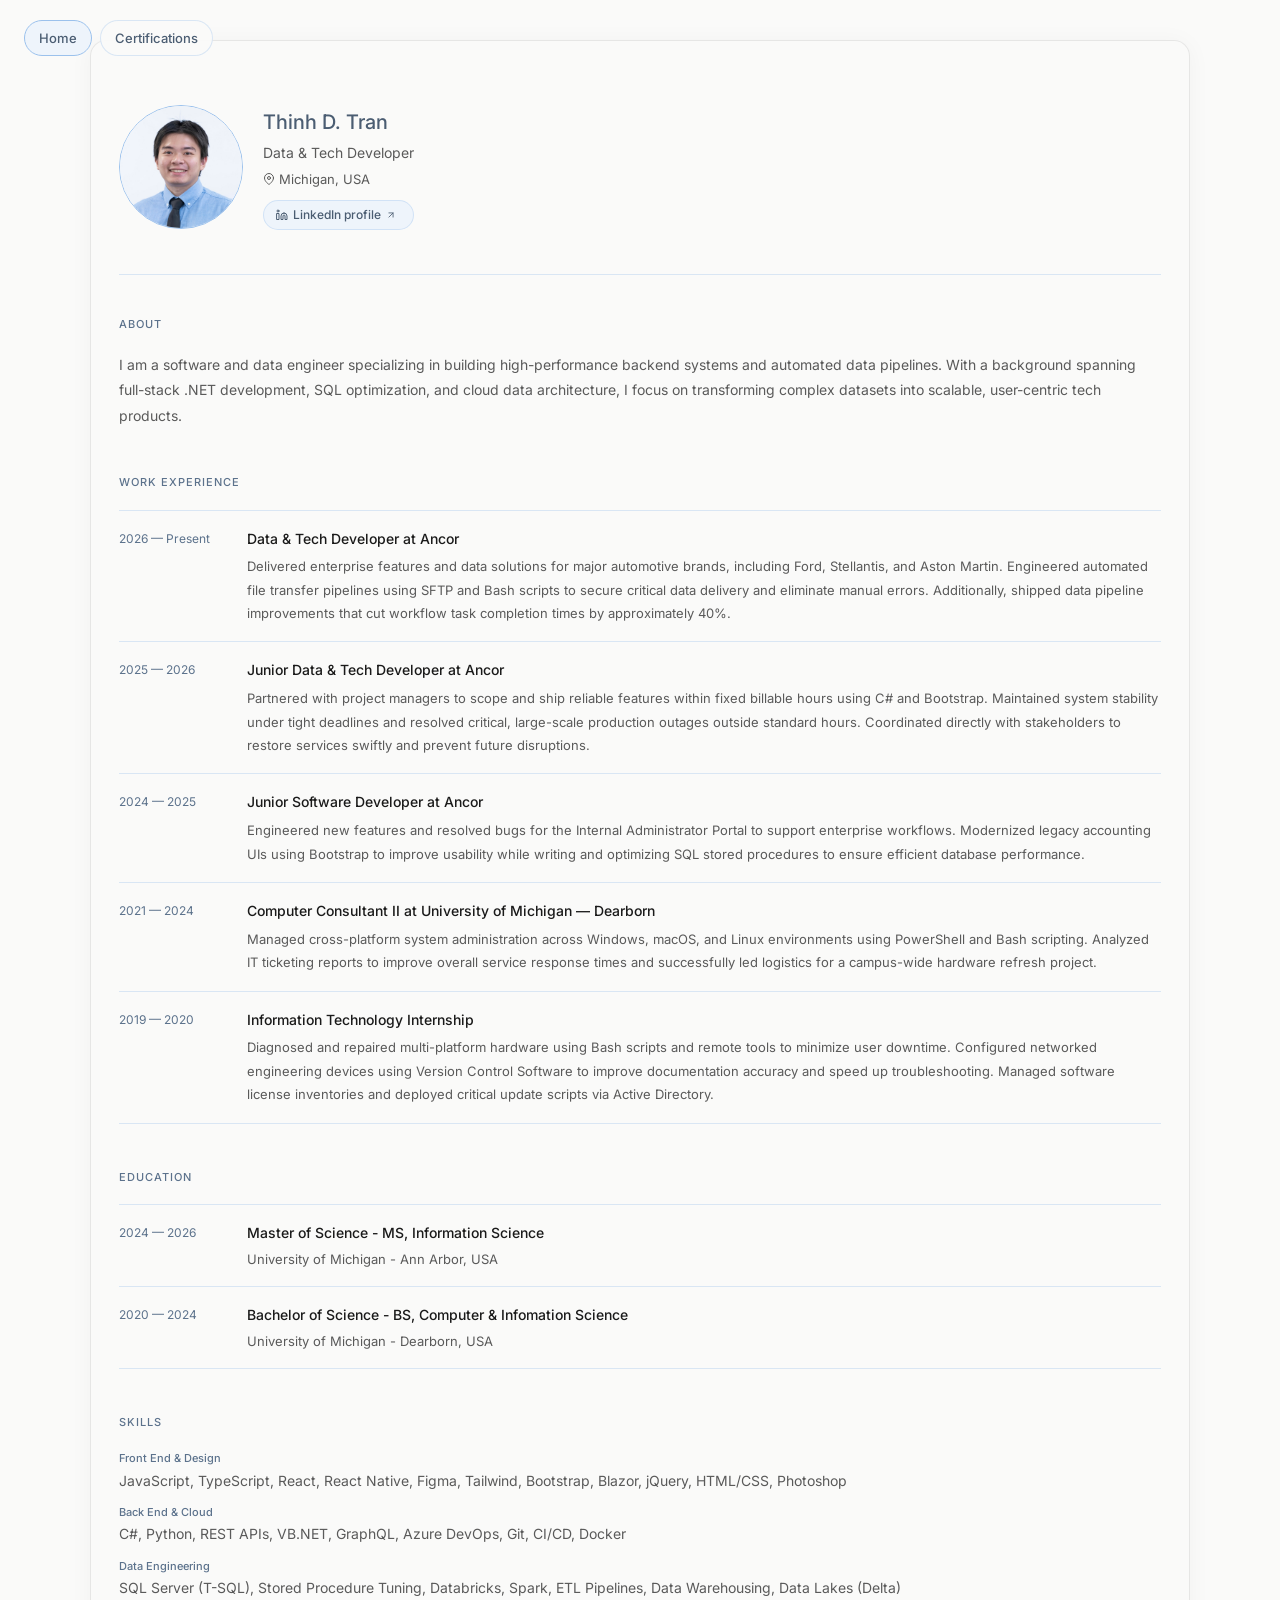
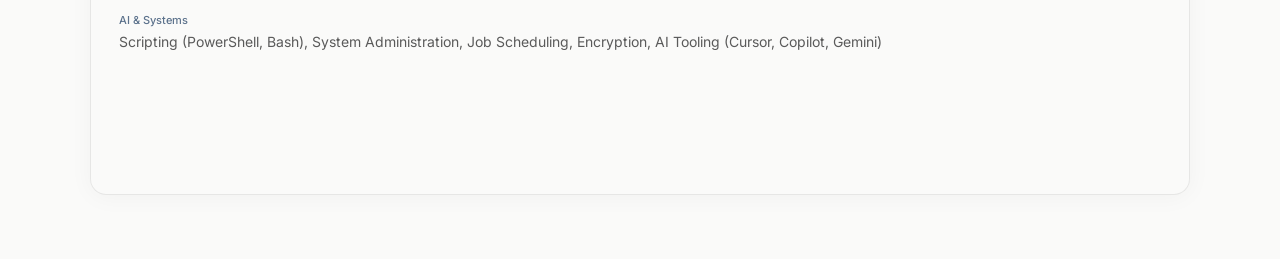
<file: index.html>
<!DOCTYPE html>
<html lang="en">
    <head>
        <meta charset="UTF-8"/>
        <meta name="viewport" content="width=device-width, initial-scale=1.0"/>
        <title>Thinh D. Tran</title>
        <link rel="icon" href="images/favicon.png" type="image/png"/>
        <link rel="apple-touch-icon" href="images/favicon.png"/>
        <link rel="preconnect" href="https://fonts.googleapis.com"/>
        <link rel="preconnect" href="https://fonts.gstatic.com" crossorigin/>
        <link href="https://fonts.googleapis.com/css2?family=Inter:wght@300;400;500&display=swap" rel="stylesheet"/>
        <link rel="stylesheet" href="css/styles.css"/>
    </head>
    <body>
        <a class="skip-link" href="#main-content">Skip to main content</a>

        <nav class="site-nav" aria-label="Site">
            <a class="nav-link" href="index.html" aria-current="page">Home</a>
            <a class="nav-link" href="certifications.html">Certifications</a>
        </nav>

        <div class="bg-video" aria-hidden="true">
            <video id="bg-video" autoplay muted loop playsinline preload="auto">
                <source src="videos/background.mp4" type="video/mp4"/>
            </video>
        </div>
        <div class="bg-video-overlay" id="bg-video-overlay" aria-hidden="true"></div>

        <main
            id="main-content"
            class="portfolio">

            <!-- Header -->
            <header class="header">
                <div class="avatar">
                    <img src="images/Profile.PNG" alt="Profile photo of Thinh D. Tran"/>
                </div>
                <div class="header-text">
                    <h1 class="header-name">Thinh D. Tran</h1>
                    <div class="header-title">Data & Tech Developer</div>
                    <div class="header-location">
                        <svg width="12" height="12" viewBox="0 0 24 24" fill="none" stroke="currentColor" stroke-width="2" stroke-linecap="round" stroke-linejoin="round" aria-hidden="true" focusable="false">
                            <path d="M21 10c0 7-9 13-9 13s-9-6-9-13a9 9 0 0 1 18 0z"/>
                            <circle cx="12" cy="10" r="3"/>
                        </svg>
                        Michigan, USA
                    </div>
                    <a class="link-badge" href="https://www.linkedin.com/in/thinhdinhtran/" target="_blank" rel="noopener noreferrer">
                        <svg width="12" height="12" viewBox="0 0 24 24" fill="none" stroke="currentColor" stroke-width="2" stroke-linecap="round" stroke-linejoin="round" aria-hidden="true" focusable="false">
                            <path d="M16 8a6 6 0 0 1 6 6v7h-4v-7a2 2 0 0 0-2-2 2 2 0 0 0-2 2v7h-4v-7a6 6 0 0 1 6-6z"/>
                            <rect x="2" y="9" width="4" height="12"/>
                            <circle cx="4" cy="4" r="2"/>
                        </svg>
                        LinkedIn profile
                        <span class="visually-hidden"> (opens in new tab)</span>
                        <svg width="10" height="10" viewBox="0 0 24 24" fill="none" stroke="currentColor" stroke-width="2" stroke-linecap="round" stroke-linejoin="round" aria-hidden="true" focusable="false">
                            <line x1="7" y1="17" x2="17" y2="7"/><polyline points="7 7 17 7 17 17"/>
                        </svg>
                    </a>
                </div>
            </header>

            <hr
            class="divider" role="presentation"/>

            <!-- About -->
            <section class="section" aria-labelledby="about-heading">
                <h2 class="section-heading" id="about-heading">About</h2>
                <p class="about-text">I am a software and data engineer specializing in building high-performance backend systems and automated data pipelines. With a background spanning full-stack .NET development, SQL optimization, and cloud data architecture, I focus on transforming complex datasets into scalable, user-centric tech products.</p>
            </section>

            <!-- Work Experience -->
            <section class="section" aria-labelledby="experience-heading">
                <h2 class="section-heading" id="experience-heading">Work Experience</h2>

                <div class="timeline-entry">
                    <div class="timeline-year" aria-label="2026 to present">2026 — Present</div>
                    <div>
                        <div class="timeline-role">Data & Tech Developer at Ancor</div>
                        <div class="timeline-detail">Delivered enterprise features and data solutions for major automotive brands, including Ford, Stellantis, and Aston Martin. Engineered automated file transfer pipelines using SFTP and Bash scripts to secure critical data delivery and eliminate manual errors. Additionally, shipped data pipeline improvements that cut workflow task completion times by approximately 40%.</div>
                    </div>
                </div>

                <div class="timeline-entry">
                    <div class="timeline-year" aria-label="2025 to 2026">2025 — 2026</div>
                    <div>
                        <div class="timeline-role">Junior Data & Tech Developer at Ancor</div>
                        <div class="timeline-detail">Partnered with project managers to scope and ship reliable features within fixed billable hours using C# and Bootstrap. Maintained system stability under tight deadlines and resolved critical, large-scale production outages outside standard hours. Coordinated directly with stakeholders to restore services swiftly and prevent future disruptions.</div>
                    </div>
                </div>

                <div class="timeline-entry">
                    <div class="timeline-year" aria-label="2024 to 2025">2024 — 2025</div>
                    <div>
                        <div class="timeline-role">Junior Software Developer at Ancor</div>
                        <div class="timeline-detail">Engineered new features and resolved bugs for the Internal Administrator Portal to support enterprise workflows. Modernized legacy accounting UIs using Bootstrap to improve usability while writing and optimizing SQL stored procedures to ensure efficient database performance.</div>
                    </div>
                </div>

                <div class="timeline-entry">
                    <div class="timeline-year" aria-label="2021 to 2024">2021 — 2024</div>
                    <div>
                        <div class="timeline-role">Computer Consultant II at University of Michigan — Dearborn</div>
                        <div class="timeline-detail">Managed cross-platform system administration across Windows, macOS, and Linux environments using PowerShell and Bash scripting. Analyzed IT ticketing reports to improve overall service response times and successfully led logistics for a campus-wide hardware refresh project.</div>
                    </div>
                </div>

                <div class="timeline-entry">
                    <div class="timeline-year" aria-label="2019 to 2020">2019 — 2020</div>
                    <div>
                        <div class="timeline-role">Information Technology Internship</div>
                        <div class="timeline-detail">Diagnosed and repaired multi-platform hardware using Bash scripts and remote tools to minimize user downtime. Configured networked engineering devices using Version Control Software to improve documentation accuracy and speed up troubleshooting. Managed software license inventories and deployed critical update scripts via Active Directory.</div>
                    </div>
                </div>
            </section>

            <!-- Education -->
            <section class="section" aria-labelledby="education-heading">
                <h2 class="section-heading" id="education-heading">Education</h2>
                <div class="timeline-entry">
                    <div class="timeline-year">2024 — 2026</div>
                    <div>
                        <div class="edu-degree">Master of Science - MS, Information Science</div>
                        <div class="edu-sub">University of Michigan - Ann Arbor, USA</div>
                    </div>
                </div>
                <div class="timeline-entry">
                    <div class="timeline-year">2020 — 2024</div>
                    <div>
                        <div class="edu-degree">Bachelor of Science - BS, Computer & Infomation Science</div>
                        <div class="edu-sub">University of Michigan - Dearborn, USA</div>
                    </div>
                </div>
            </section>


            <!-- Skills -->
            <section class="section" aria-labelledby="skills-heading">
                <h2 class="section-heading" id="skills-heading">Skills</h2>
                <div class="skills-group">
                    <div class="skills-label" id="skills-frontend">Front End & Design</div>
                    <div class="skills-list" aria-labelledby="skills-frontend">JavaScript, TypeScript, React, React Native, Figma, Tailwind, Bootstrap, Blazor, jQuery, HTML/CSS, Photoshop</div>
                </div>
                <div class="skills-group">
                    <div class="skills-label" id="skills-backend">Back End & Cloud</div>
                    <div class="skills-list" aria-labelledby="skills-backend">C#, Python, REST APIs, VB.NET, GraphQL, Azure DevOps, Git, CI/CD, Docker</div>
                </div>
                <div class="skills-group">
                    <div class="skills-label" id="skills-data">Data Engineering</div>
                    <div class="skills-list" aria-labelledby="skills-data">SQL Server (T-SQL), Stored Procedure Tuning, Databricks, Spark, ETL Pipelines, Data Warehousing, Data Lakes (Delta)</div>
                </div>
                <div class="skills-group">
                  <div class="skills-label" id="skills-ai">AI & Systems</div>
                  <div class="skills-list" aria-labelledby="skills-ai">Scripting (PowerShell, Bash), System Administration, Job Scheduling, Encryption, AI Tooling (Cursor, Copilot, Gemini)</div>
              </div>
            </section>

            <!-- Projects -->
             <!-- WIP -->
            <!-- <section class="section" aria-labelledby="projects-heading">
                <p class="section-heading" id="projects-heading">Projects</p>
                <div class="projects-grid" role="list">

                    <a class="project-card" href="#" role="listitem" aria-label="Project Title One — A web app for managing distributed team workflows">
                        <div class="project-img" aria-hidden="true">
                            <svg width="28" height="28" viewbox="0 0 24 24" fill="none" stroke="#4B5D72" stroke-width="1.5" stroke-linecap="round" stroke-linejoin="round" aria-hidden="true" focusable="false">
                                <rect x="3" y="3" width="7" height="7"/><rect x="14" y="3" width="7" height="7"/>
                                <rect x="3" y="14" width="7" height="7"/><rect x="14" y="14" width="7" height="7"/>
                            </svg>
                        </div>
                        <div class="project-body">
                            <div class="project-title">Project Title One</div>
                            <div class="project-desc">A web app for managing distributed team workflows with real-time collaboration.</div>
                        </div>
                    </a>

                    <a class="project-card" href="#" role="listitem" aria-label="Project Title Two — An analytics dashboard visualizing user behavior">
                        <div class="project-img" aria-hidden="true">
                            <svg width="28" height="28" viewbox="0 0 24 24" fill="none" stroke="#4B5D72" stroke-width="1.5" stroke-linecap="round" stroke-linejoin="round" aria-hidden="true" focusable="false">
                                <polyline points="22 12 18 12 15 21 9 3 6 12 2 12"/>
                            </svg>
                        </div>
                        <div class="project-body">
                            <div class="project-title">Project Title Two</div>
                            <div class="project-desc">An analytics dashboard visualizing user behavior across multi-channel funnels.</div>
                        </div>
                    </a>

                    <a class="project-card" href="#" role="listitem" aria-label="Project Title Three — A cross-platform mobile app for finance tracking">
                        <div class="project-img" aria-hidden="true">
                            <svg width="28" height="28" viewbox="0 0 24 24" fill="none" stroke="#4B5D72" stroke-width="1.5" stroke-linecap="round" stroke-linejoin="round" aria-hidden="true" focusable="false">
                                <rect x="5" y="2" width="14" height="20" rx="2" ry="2"/>
                                <line x1="12" y1="18" x2="12.01" y2="18"/>
                            </svg>
                        </div>
                        <div class="project-body">
                            <div class="project-title">Project Title Three</div>
                            <div class="project-desc">A cross-platform mobile app for tracking personal finance goals and savings milestones.</div>
                        </div>
                    </a>

                </div>
            </section> -->

        </main>
        <script>
            (function () {
                if (window.matchMedia('(prefers-reduced-motion: reduce)').matches) return;

                var video = document.getElementById('bg-video');
                var overlay = document.getElementById('bg-video-overlay');
                if (!video) return;

                var rate = 0.55;
                var seamWindow = 0.35;
                var hidingSeam = false;

                function setRate() {
                    video.playbackRate = rate;
                }

                setRate();
                video.addEventListener('loadedmetadata', setRate);
                video.addEventListener('play', setRate);
                video.play().catch(function () {});

                if (!overlay) return;

                video.addEventListener('timeupdate', function () {
                    if (!video.duration) return;
                    var remaining = video.duration - video.currentTime;
                    if (remaining <= seamWindow && !hidingSeam) {
                        hidingSeam = true;
                        overlay.style.opacity = '0.97';
                    } else if (remaining > seamWindow + 0.15 && hidingSeam) {
                        hidingSeam = false;
                        overlay.style.opacity = '';
                    }
                });
            })();
        </script>
    </body>
</html>
</file>
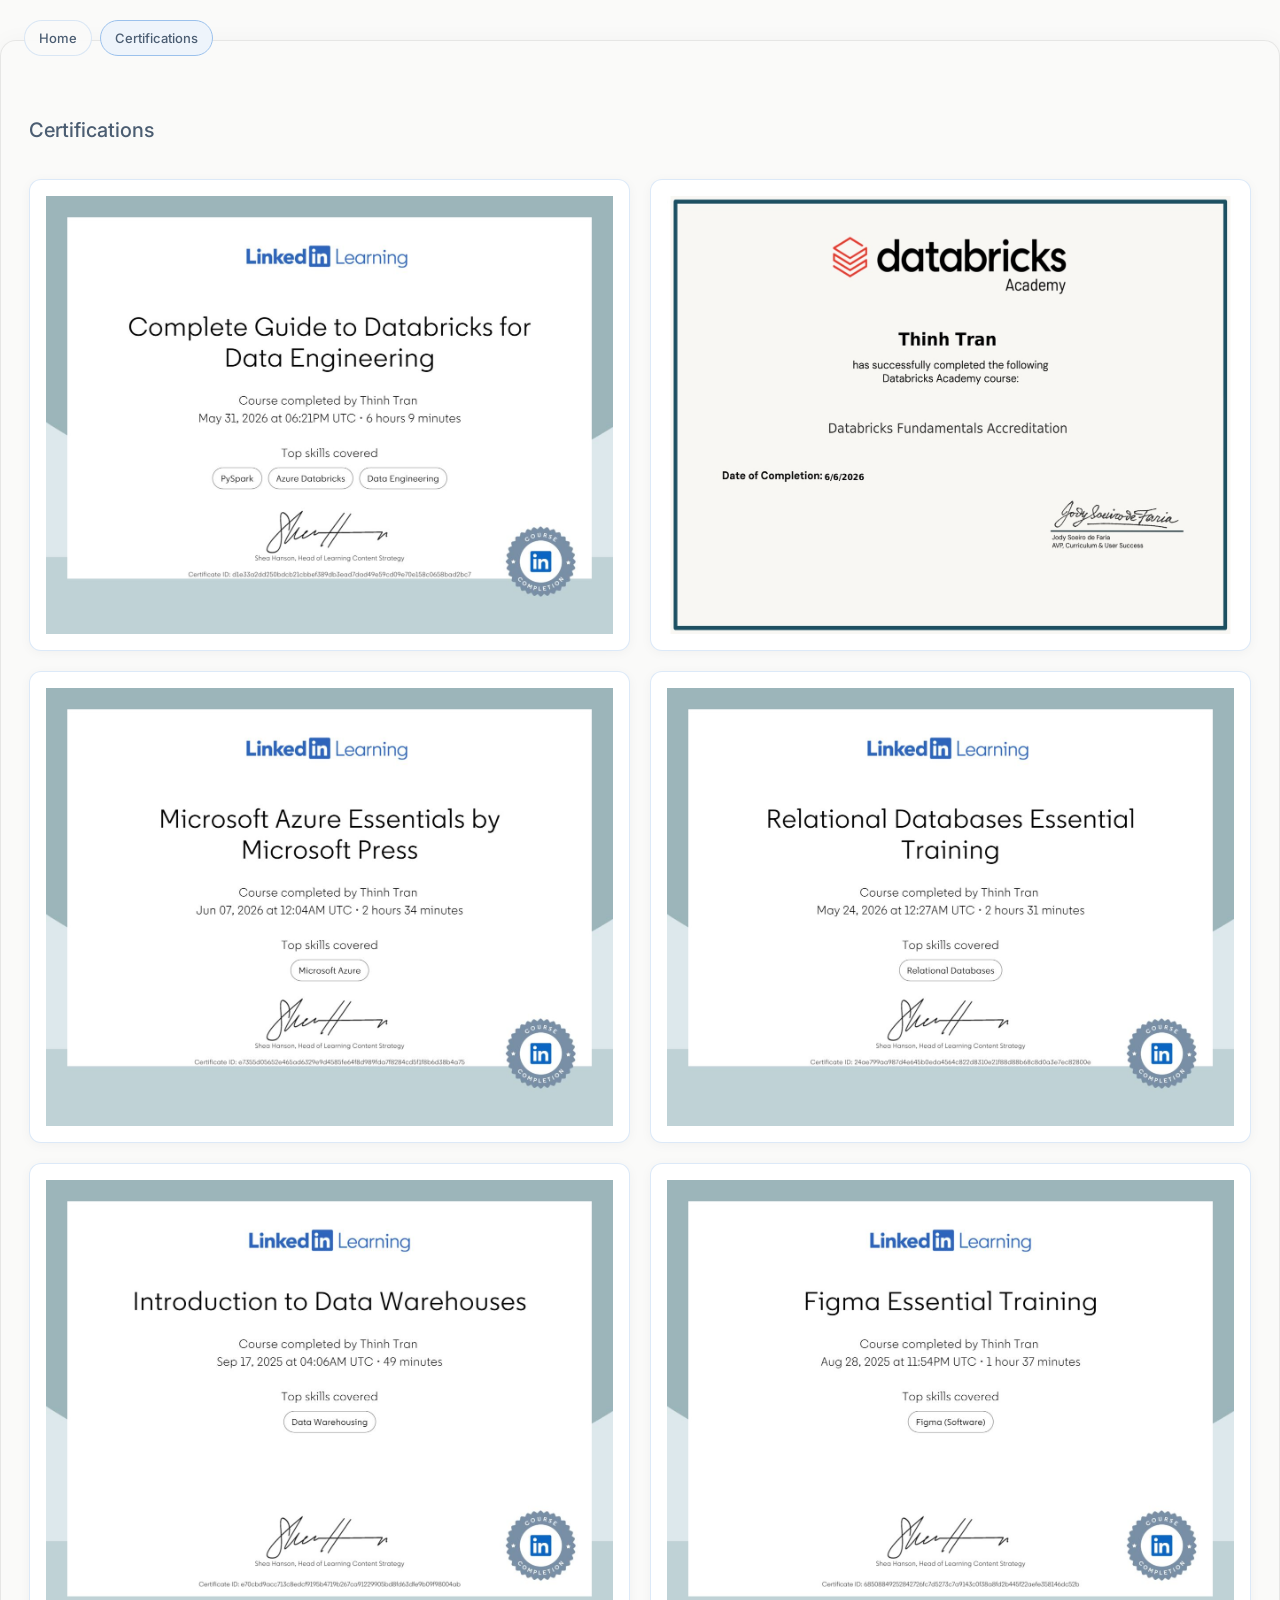
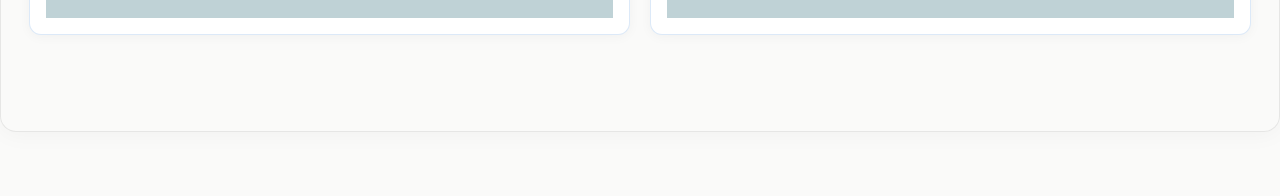
<file: certifications.html>
<!DOCTYPE html>
<html lang="en">
    <head>
        <meta charset="UTF-8"/>
        <meta name="viewport" content="width=device-width, initial-scale=1.0"/>
        <title>Certifications — Thinh D. Tran</title>
        <link rel="icon" href="images/favicon.png" type="image/png"/>
        <link rel="apple-touch-icon" href="images/favicon.png"/>
        <link rel="preconnect" href="https://fonts.googleapis.com"/>
        <link rel="preconnect" href="https://fonts.gstatic.com" crossorigin/>
        <link href="https://fonts.googleapis.com/css2?family=Inter:wght@300;400;500&display=swap" rel="stylesheet"/>
        <link rel="stylesheet" href="css/styles.css"/>
    </head>
    <body>
        <a class="skip-link" href="#main-content">Skip to main content</a>

        <nav class="site-nav" aria-label="Site">
            <a class="nav-link" href="index.html">Home</a>
            <a class="nav-link" href="certifications.html" aria-current="page">Certifications</a>
        </nav>

        <div class="bg-video" aria-hidden="true">
            <video id="bg-video" autoplay muted loop playsinline preload="auto">
                <source src="videos/background.mp4" type="video/mp4"/>
            </video>
        </div>
        <div class="bg-video-overlay" id="bg-video-overlay" aria-hidden="true"></div>

        <main id="main-content" class="page">
            <header class="page-header">
                <h1 class="page-title">Certifications</h1>
            </header>

            <div class="cert-grid">
                <div class="cert-card">
                    <img src="certification-images/CompleteGuideToDatabricksForDataEngineering.jpg" alt="Complete Guide to Databricks for Data Engineering"/>
                </div>
                <div class="cert-card">
                    <img src="certification-images/DatabricksFundamentals.jpg" alt="Databricks Fundamentals"/>
                </div>
                <div class="cert-card">
                    <img src="certification-images/MicrosoftAzureEssentialsByMicrosoftPress.jpg" alt="Microsoft Azure Essentials by Microsoft Press"/>
                </div>
                <div class="cert-card">
                    <img src="certification-images/RelationalDatabasesEssentialTraining.jpg" alt="Relational Databases Essential Training"/>
                </div>
                <div class="cert-card">
                    <img src="certification-images/IntroductionToDataWarehouses.jpg" alt="Introduction to Data Warehouses"/>
                </div>
                <div class="cert-card">
                    <img src="certification-images/FigmaEssentialTraining.jpg" alt="Figma Essential Training"/>
                </div>
            </div>
        </main>

        <script>
            (function () {
                if (window.matchMedia('(prefers-reduced-motion: reduce)').matches) return;

                var video = document.getElementById('bg-video');
                var overlay = document.getElementById('bg-video-overlay');
                if (!video) return;

                var rate = 0.55;
                var seamWindow = 0.35;
                var hidingSeam = false;

                function setRate() {
                    video.playbackRate = rate;
                }

                setRate();
                video.addEventListener('loadedmetadata', setRate);
                video.addEventListener('play', setRate);
                video.play().catch(function () {});

                if (!overlay) return;

                video.addEventListener('timeupdate', function () {
                    if (!video.duration) return;
                    var remaining = video.duration - video.currentTime;
                    if (remaining <= seamWindow && !hidingSeam) {
                        hidingSeam = true;
                        overlay.style.opacity = '0.97';
                    } else if (remaining > seamWindow + 0.15 && hidingSeam) {
                        hidingSeam = false;
                        overlay.style.opacity = '';
                    }
                });
            })();
        </script>
    </body>
</html>
</file>
<file: css/styles.css>
/* ── Reset ── */
*,
*::before,
*::after {
    box-sizing: border-box;
    margin: 0;
    padding: 0;
}

/* ── Variables ── */
:root {
    --bg: #fafaf9;
    --surface: #f2f1ef;
    --surface-blue: #eef4fb; /* #9BC1EC at ~8% opacity on white — decorative only */
    --accent: #9BC1EC; /* decorative / large non-text elements only */
    --accent-text-strong: #4B5D72; /* 6.47:1 on --bg — passes WCAG AA small text */
    --accent-text-mid: #5C728C; /* 4.74:1 on --bg — passes WCAG AA small text */
    --accent-text-soft: #647D99; /* 4.07:1 on --bg — passes WCAG AA large text */
    --border: rgba(0, 0, 0, 0.08);
    --border-accent: rgba(155, 193, 236, 0.35);
    --border-hover: rgba(0, 0, 0, 0.18);
    --text-primary: #1a1a1a;
    --text-secondary: #5a5a5a;
    --text-tertiary: #767676;
    --radius-card: 12px;
    --radius-pill: 99px;
}

/* ── Base ── */
body {
    font-family: 'Inter', system-ui, -apple-system, sans-serif;
    background: var(--bg);
    color: var(--text-primary);
    line-height: 1.7;
    -webkit-font-smoothing: antialiased;
    min-height: 100vh;
}

/* ── Background video ── */
.bg-video {
    position: fixed;
    inset: 0;
    z-index: 0;
    overflow: hidden;
    pointer-events: none;
}

.bg-video video {
    position: absolute;
    inset: 0;
    width: 100%;
    height: 100%;
    object-fit: cover;
}

.bg-video-overlay {
    position: fixed;
    inset: 0;
    z-index: 0;
    background: var(--bg);
    opacity: 0.92;
    pointer-events: none;
    transition: opacity 0.5s ease;
}

/* ── Accessibility ── */
.skip-link {
    position: absolute;
    top: -100%;
    left: 1.5rem;
    z-index: 100;
    padding: 0.5rem 1rem;
    background: var(--text-primary);
    color: var(--bg);
    font-size: 14px;
    font-weight: 500;
    text-decoration: none;
    border-radius: 4px;
}

.skip-link:focus {
    top: 1rem;
}

.visually-hidden {
    position: absolute;
    width: 1px;
    height: 1px;
    padding: 0;
    margin: -1px;
    overflow: hidden;
    clip: rect(0, 0, 0, 0);
    white-space: nowrap;
    border: 0;
}

/* ── Navigation ── */
.site-nav {
    position: fixed;
    top: 1.25rem;
    left: 1.5rem;
    z-index: 10;
    display: flex;
    flex-wrap: wrap;
    gap: 0.5rem;
}

.nav-link {
    display: inline-flex;
    align-items: center;
    font-size: 13px;
    font-weight: 500;
    color: var(--accent-text-strong);
    background: rgba(250, 250, 249, 0.96);
    border: 0.5px solid var(--border-accent);
    border-radius: var(--radius-pill);
    padding: 6px 14px;
    text-decoration: none;
    transition: border-color 0.15s ease, background 0.15s ease;
}

.nav-link:hover {
    border-color: var(--accent);
    background: #fff;
}

.nav-link:focus-visible {
    outline: 2px solid var(--accent-text-strong);
    outline-offset: 2px;
}

.nav-link[aria-current="page"] {
    background: var(--surface-blue);
    border-color: var(--accent);
}

/* ── Home page ── */
.portfolio {
    position: relative;
    z-index: 1;
    max-width: 1100px;
    margin: 2.5rem auto 4rem;
    padding: 4rem 1.75rem 6rem;
    background: rgba(250, 250, 249, 0.96);
    border: 0.5px solid var(--border);
    border-radius: 16px;
    box-shadow: 0 2px 24px rgba(0, 0, 0, 0.04);
}

.header {
    display: flex;
    align-items: flex-start;
    gap: 1.25rem;
    margin-bottom: 2.75rem;
}

.avatar {
    width: 124px;
    height: 124px;
    border-radius: 50%;
    background: var(--surface-blue);
    border: 1.5px solid var(--accent);
    flex-shrink: 0;
    display: flex;
    align-items: center;
    justify-content: center;
    overflow: hidden;
}

.avatar img {
    width: 100%;
    height: 100%;
    object-fit: cover;
    object-position: center;
    display: block;
}

.avatar svg {
    opacity: 0.45;
}

.header-text {
    display: flex;
    flex-direction: column;
    justify-content: center;
}

.header-name {
    font-size: 20px;
    font-weight: 500;
    color: var(--accent-text-strong);
}

.header-title {
    font-size: 14px;
    color: var(--text-secondary);
    margin-top: 2px;
}

.header-location {
    font-size: 13px;
    color: var(--text-secondary);
    margin-top: 3px;
    display: flex;
    align-items: center;
    gap: 4px;
}

.link-badge {
    display: inline-flex;
    align-items: center;
    gap: 5px;
    margin-top: 10px;
    font-size: 12px;
    font-weight: 500;
    color: var(--accent-text-strong);
    background: var(--surface-blue);
    border: 1px solid var(--border-accent);
    border-radius: var(--radius-pill);
    padding: 4px 12px;
    text-decoration: none;
    transition: border-color 0.15s ease, color 0.15s ease, background 0.15s ease;
}

.link-badge:hover {
    border-color: var(--accent);
    color: var(--accent-text-strong);
    background: #e4eef8;
}

.link-badge:focus-visible {
    outline: 2px solid var(--accent-text-strong);
    outline-offset: 2px;
}

.link-badge svg {
    flex-shrink: 0;
}

.divider {
    border: none;
    border-top: 1px solid var(--border-accent);
    margin: 2.5rem 0;
}

.section {
    margin-bottom: 2.75rem;
}

.section-heading {
    font-size: 11px;
    font-weight: 500;
    letter-spacing: 0.09em;
    text-transform: uppercase;
    color: var(--accent-text-mid);
    margin-bottom: 1.1rem;
}

.about-text {
    font-size: 14px;
    color: var(--text-secondary);
    line-height: 1.85;
}

.skills-group {
    margin-bottom: 0.65rem;
}

.skills-group:last-child {
    margin-bottom: 0;
}

.skills-label {
    font-size: 11px;
    font-weight: 500;
    color: var(--accent-text-mid);
    margin-bottom: 1px;
}

.skills-list {
    font-size: 14px;
    color: var(--text-secondary);
}

.timeline-entry {
    display: grid;
    grid-template-columns: 108px 1fr;
    gap: 1.25rem;
    padding: 1rem 0;
    border-top: 0.5px solid var(--border-accent);
}

.timeline-entry:last-child {
    border-bottom: 0.5px solid var(--border-accent);
}

.timeline-year {
    font-size: 12px;
    color: var(--accent-text-mid);
    padding-top: 2px;
    line-height: 1.6;
}

.timeline-role {
    font-size: 14px;
    font-weight: 500;
    color: var(--text-primary);
}

.timeline-detail {
    font-size: 13px;
    color: var(--text-secondary);
    margin-top: 5px;
    line-height: 1.8;
}

.edu-degree {
    font-size: 14px;
    font-weight: 500;
    color: var(--text-primary);
}

.edu-sub {
    font-size: 13px;
    color: var(--text-secondary);
    margin-top: 3px;
}

.projects-grid {
    display: grid;
    grid-template-columns: repeat(3, 1fr);
    gap: 0.875rem;
}

.project-card {
    background: #fff;
    border: 0.5px solid var(--border-accent);
    border-radius: var(--radius-card);
    overflow: hidden;
    cursor: pointer;
    transition: transform 0.2s ease, border-color 0.2s ease, box-shadow 0.2s ease;
    text-decoration: none;
    display: block;
}

.project-card:hover {
    transform: translateY(-4px);
    border-color: var(--accent);
    box-shadow: 0 8px 24px rgba(155, 193, 236, 0.18);
}

.project-card:focus-visible {
    outline: 2px solid var(--accent-text-strong);
    outline-offset: 2px;
}

.project-img {
    aspect-ratio: 4 / 3;
    background: var(--surface-blue);
    display: flex;
    align-items: center;
    justify-content: center;
}

.project-img svg {
    opacity: 0.35;
}

.project-body {
    padding: 11px 14px 14px;
}

.project-title {
    font-size: 13px;
    font-weight: 500;
    color: var(--text-primary);
}

.project-desc {
    font-size: 12px;
    color: var(--text-secondary);
    margin-top: 4px;
    line-height: 1.65;
}

/* ── Certifications page ── */
.page {
    position: relative;
    z-index: 1;
    max-width: 1360px;
    margin: 2.5rem auto 4rem;
    padding: 4.5rem 1.75rem 6rem;
    background: rgba(250, 250, 249, 0.96);
    border: 0.5px solid var(--border);
    border-radius: 16px;
    box-shadow: 0 2px 24px rgba(0, 0, 0, 0.04);
}

.page-header {
    margin-bottom: 2rem;
}

.page-title {
    font-size: 20px;
    font-weight: 500;
    color: var(--accent-text-strong);
}

.cert-grid {
    display: grid;
    grid-template-columns: repeat(2, 1fr);
    gap: 1.25rem;
}

.cert-card {
    background: #fff;
    border: 0.5px solid var(--border-accent);
    border-radius: var(--radius-card);
    padding: 1rem;
    box-shadow: 0 2px 12px rgba(0, 0, 0, 0.04);
    transition: border-color 0.2s ease;
}

.cert-card:hover {
    border-color: var(--accent);
}

.cert-card img {
    width: 100%;
    height: auto;
    display: block;
    object-fit: contain;
}

/* ── Responsive ── */ */
@media (prefers-reduced-motion: reduce) {
    .bg-video {
        display: none;
    }

    .cert-card {
        transition: none;
    }
}

@media (max-width: 520px) {
    .site-nav {
        top: 1rem;
        left: 1rem;
        right: 1rem;
    }

    .portfolio {
        margin: 0;
        padding: 2rem 1.25rem 4rem;
        border-radius: 0;
        border-left: none;
        border-right: none;
        box-shadow: none;
    }

    .page {
        margin: 0;
        padding: 3.5rem 1.25rem 4rem;
        border-radius: 0;
        border-left: none;
        border-right: none;
        box-shadow: none;
    }

    .projects-grid {
        grid-template-columns: 1fr 1fr;
    }

    .timeline-entry {
        grid-template-columns: 80px 1fr;
        gap: 1rem;
    }

    .header {
        gap: 1rem;
    }

    .avatar {
        width: 102px;
        height: 102px;
    }

    .cert-grid {
        grid-template-columns: 1fr;
    }
}
</file>
